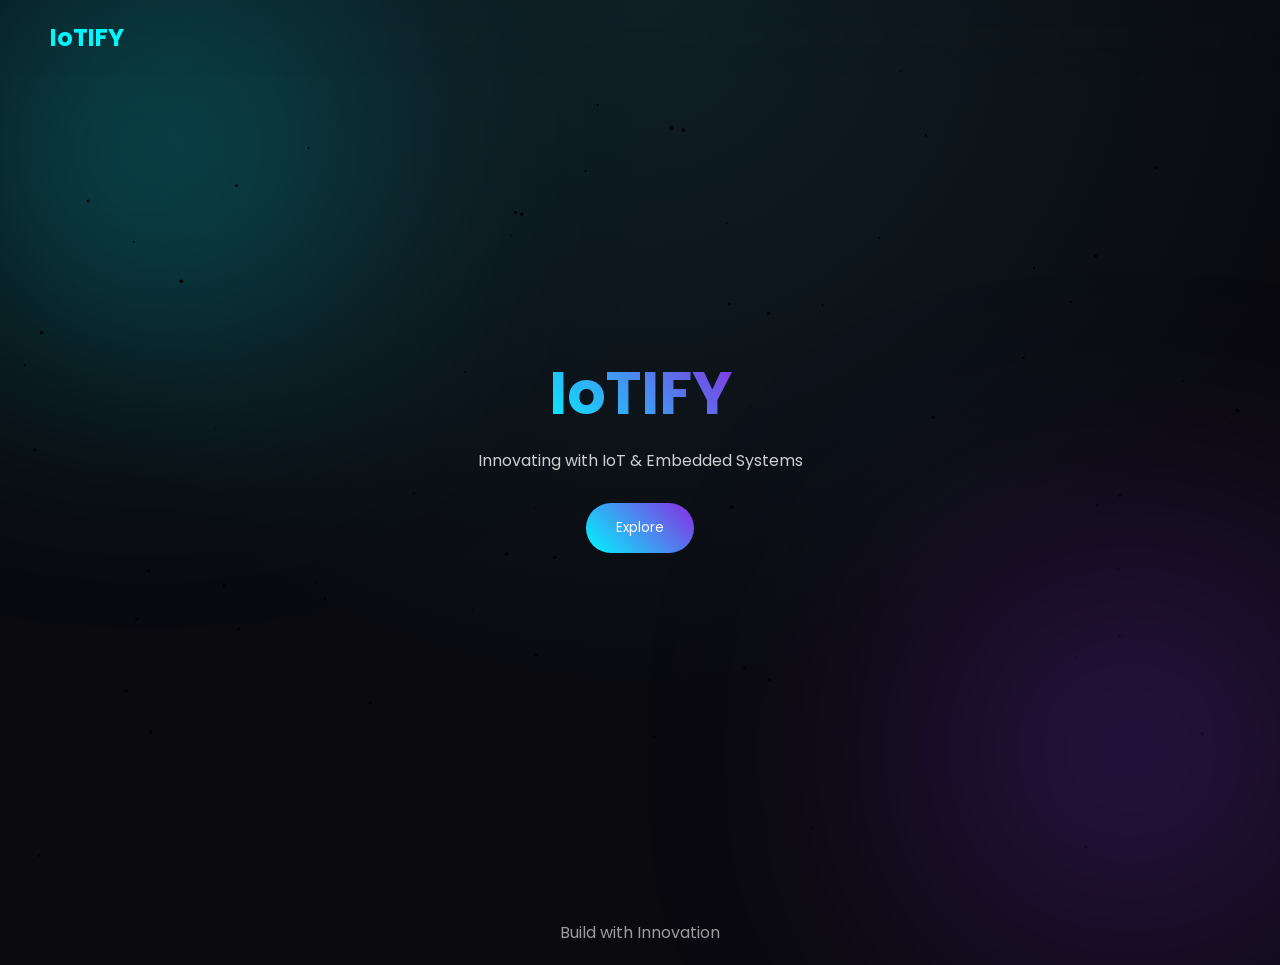
<file: index.html>
<!DOCTYPE html>
<html lang="en">

<head>
    <meta charset="UTF-8">
    <meta name="viewport" content="width=device-width, initial-scale=1.0">
    <title>IoTIFY</title>

    <link rel="stylesheet" href="style.css">
    <link href="https://fonts.googleapis.com/css2?family=Poppins:wght@300;600&display=swap" rel="stylesheet">
</head>

<body>

    <canvas id="bg"></canvas>

    <!-- NAVBAR -->
    <nav>
        <h1>IoTIFY</h1>
    </nav>

    <!-- HERO -->
    <section class="hero">
        <h1 id="typing"></h1>
        <p>Innovating with IoT & Embedded Systems</p>

        <div class="hero-buttons">
            <button onclick="goToEvents()">Explore</button>
            <! add verify certificate here >
        </div>
    </section>


    <footer>Build with Innovation</footer>



    <script src="script.js"></script>

</body>

</html>
</file>
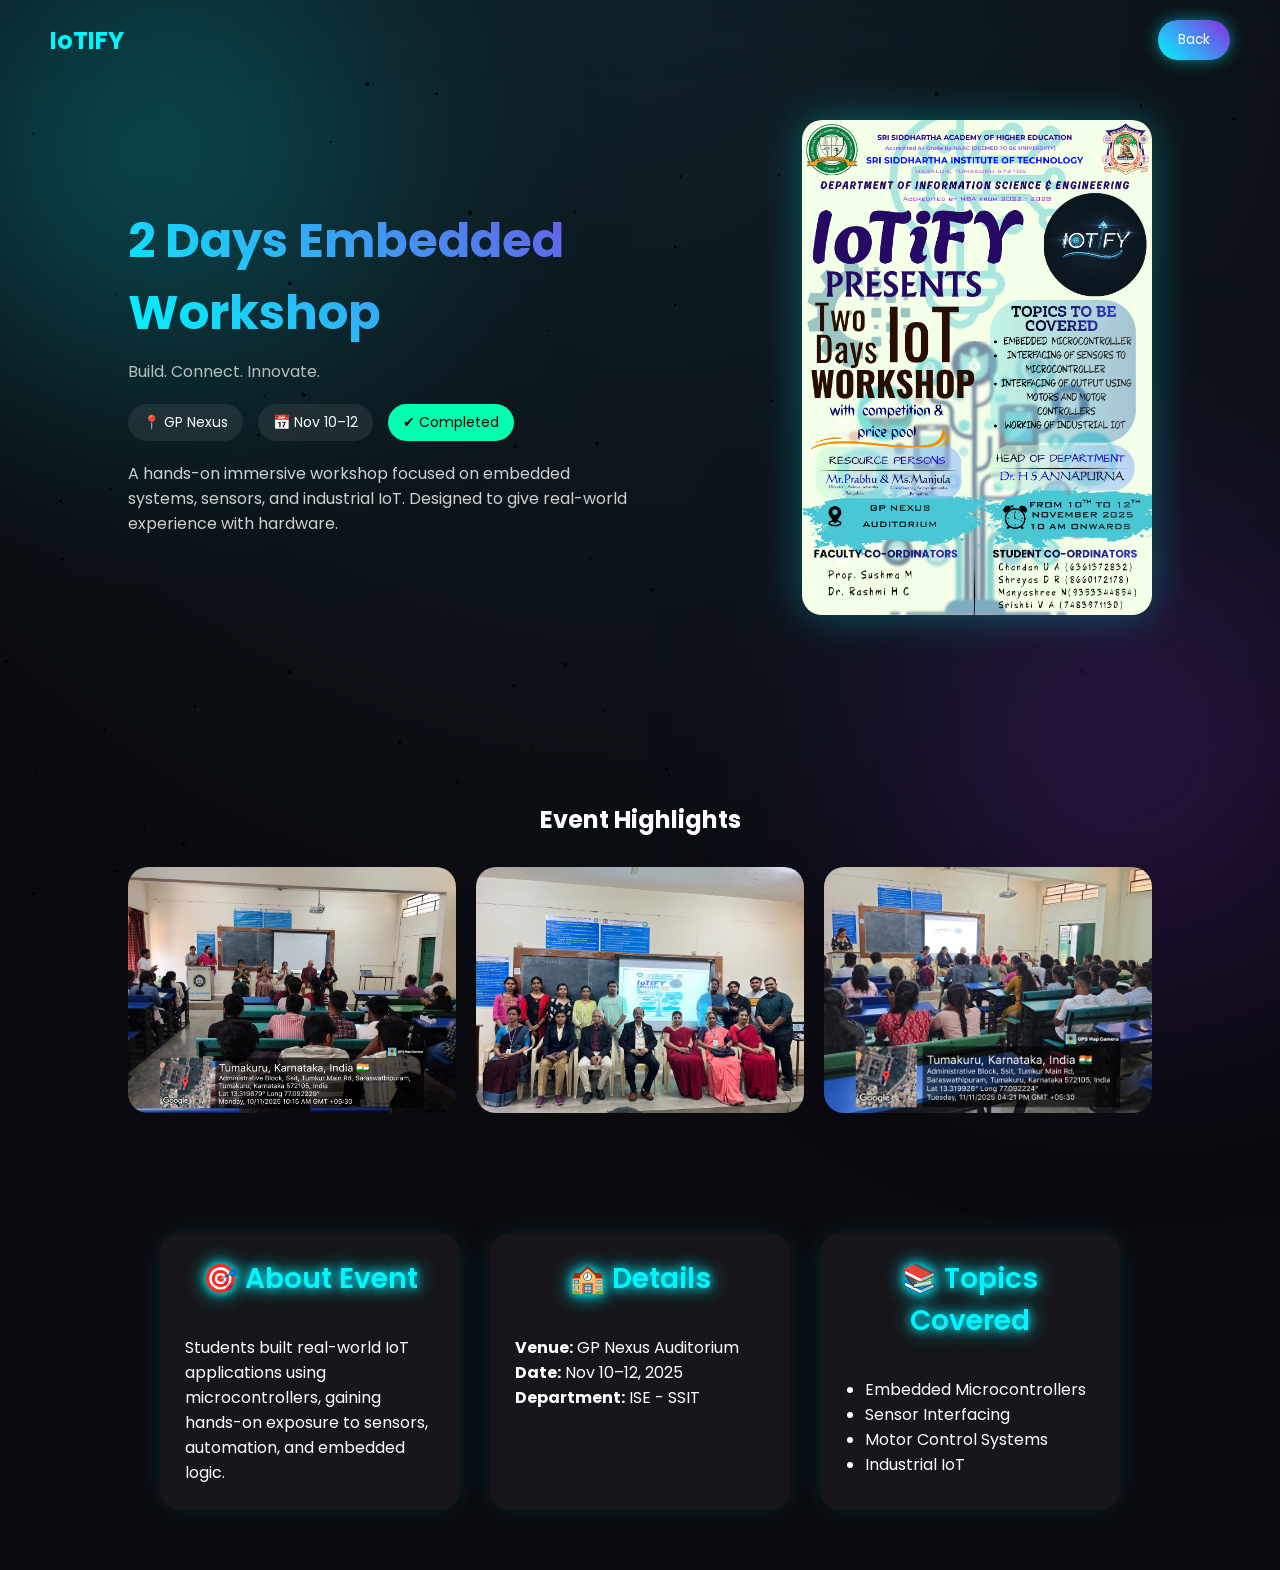
<file: event1.html>
<!DOCTYPE html>
<html lang="en">
<head>
<meta charset="UTF-8">
<meta name="viewport" content="width=device-width, initial-scale=1.0">
<title>Workshop - IoTIFY</title>

<link rel="stylesheet" href="style.css">
<link href="https://fonts.googleapis.com/css2?family=Poppins:wght@300;500;700&display=swap" rel="stylesheet">

</head>

<body>

<canvas id="bg"></canvas>

<nav>
    <h1>IoTIFY</h1>
    <button onclick="goHome()">Back</button>
</nav>

<section class="event-hero">

    <!-- LEFT CONTENT -->
    <div class="event-left">
        <h1>2 Days Embedded Workshop</h1>
        <p class="tagline">Build. Connect. Innovate.</p>

        <div class="event-badges">
            <span>📍 GP Nexus</span>
            <span>📅 Nov 10–12</span>
            <span class="status">✔ Completed</span>
        </div>

        <p class="desc">
            A hands-on immersive workshop focused on embedded systems, sensors,
            and industrial IoT. Designed to give real-world experience with hardware.
        </p>

    </div>

    <!-- RIGHT HERO IMAGE -->
    <div class="event-right">
        <img src="poster.png" class="hero-img">
    </div>

</section>

<!-- IMAGE GALLERY -->
<section class="gallery-section">

    <h2>Event Highlights</h2>

    <div class="gallery">
        <img src="image1.png">
        <img src="image2.png">
        <img src="image3.png">
    </div>

</section>

<!-- DETAILS -->
<section class="details-section">

    <div class="info-card">
        <h3 style="
            text-align:center;
            font-size:28px;
            font-weight:600;
            color:#00f5ff;
            text-shadow: 0 0 10px #00f5ff, 0 0 20px #00f5ff;
        ">
        🎯 About Event
        </h3>
        <br>
        <p>
            Students built real-world IoT applications using microcontrollers,
            gaining hands-on exposure to sensors, automation, and embedded logic.
        </p>
    </div>

    <div class="info-card">
        <h3 style="
            text-align:center;
            font-size:28px;
            font-weight:600;
            color:#00f5ff;
            text-shadow: 0 0 10px #00f5ff, 0 0 20px #00f5ff;
        ">
        🏫 Details
        </h3>
        <br>
        <p><b>Venue:</b> GP Nexus Auditorium</p>
        <p><b>Date:</b> Nov 10–12, 2025</p>
        <p><b>Department:</b> ISE - SSIT</p>
    </div>

    <div class="info-card">
        <h3 style="
            text-align:center;
            font-size:28px;
            font-weight:600;
            color:#00f5ff;
            text-shadow: 0 0 10px #00f5ff, 0 0 20px #00f5ff;
        ">
        📚 Topics Covered
        </h3>
        <br>
        <ul>
            <li>Embedded Microcontrollers</li>
            <li>Sensor Interfacing</li>
            <li>Motor Control Systems</li>
            <li>Industrial IoT</li>
        </ul>
    </div>

</section>

<script src="script.js"></script>
</body>
</html>
</file>
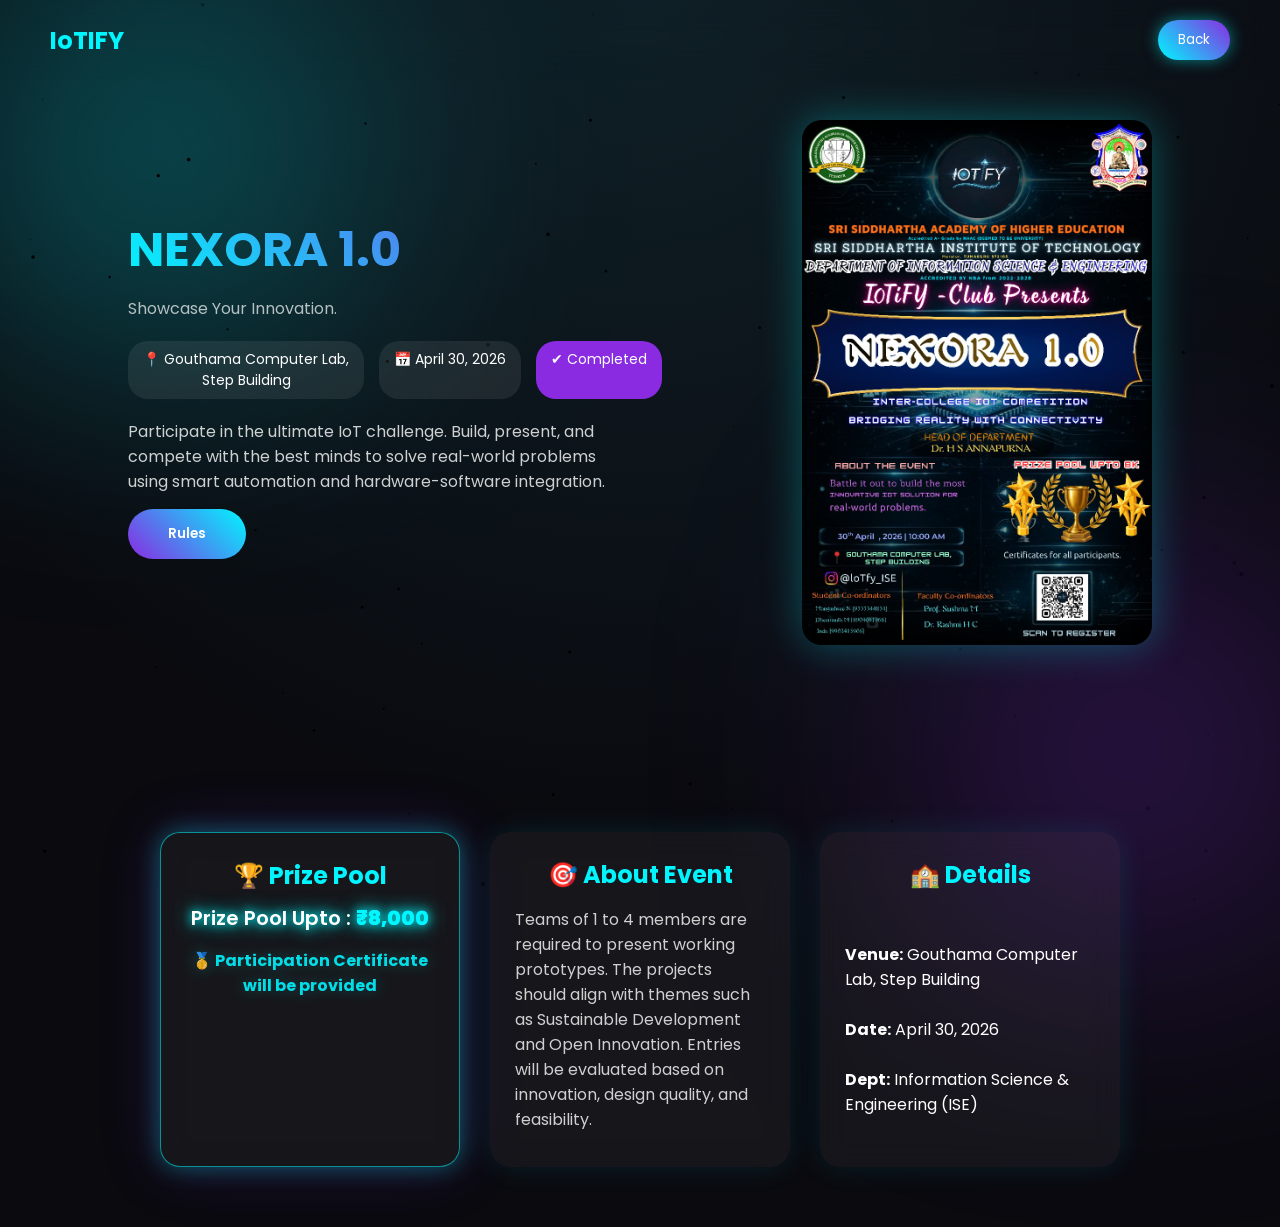
<file: event2.html>
<!DOCTYPE html>
<html lang="en">
<head>
    <meta charset="UTF-8">
    <meta name="viewport" content="width=device-width, initial-scale=1.0">
    <title>NEXORA 1.0 - IoTIFY</title>
    <link rel="stylesheet" href="style.css">
    <link href="https://fonts.googleapis.com/css2?family=Poppins:wght@300;500;700&display=swap" rel="stylesheet">
</head>

<script>
    function goToRegister() {
        window.location.href = "index2.html";
    }
</script>

<body>

<canvas id="bg"></canvas>

<nav>
    <h1 style="cursor:pointer" onclick="goHome()">IoTIFY</h1>
    <button onclick="goHome()">Back</button>
</nav>

<section class="event-hero">

    <div class="event-left">
        <h1>NEXORA 1.0 </h1>
        <p class="tagline">Showcase Your Innovation.</p>

        <div class="event-badges">
            <span>
                📍 Gouthama Computer Lab,<br>
                <center>Step Building</center>
            </span>
            <span>📅 April 30, 2026</span>
            <span class="status" style="background: #8a2be2 !important; color: white; text-align: center;">✔ Completed</span>
        </div>

        <p class="desc">
            Participate in the ultimate IoT challenge. Build, present, and compete 
            with the best minds to solve real-world problems using smart automation 
            and hardware-software integration.
        </p>

        <!-- ONLY RULES BUTTON KEPT -->
        <button class="register-btn" style="margin-top: 15px; padding: 15px 40px; font-weight: 600; background:linear-gradient(45deg,#8a2be2,#00f7ff);" onclick="openRulesPopup()">
            Rules
        </button>
    </div>

    <div class="event-right">
        <img src="Nexora_poster.jpeg" class="hero-img" alt="NEXORA Poster">
    </div>

</section>

<section class="details-section">

    <div class="info-card prize-glow" style="text-align:center;">
        <h3 style="font-size:24px; color:#00f5ff;">🏆 Prize Pool</h3>
    
        <p class="prize-total" style="font-size:20px; font-weight:600; color:#fff; text-shadow:0 0 10px #00f7ff, 0 0 20px #00f7ff;">
            Prize Pool Upto : <span style="color:#00f7ff;">₹8,000</span>
        </p>
    
        <ul class="prize-list" style="margin-top:15px; list-style-type: none;">
        </ul>
    
        <p class="prize-certificate" style="margin-top:15px;">🥇 Participation Certificate will be provided</p>
    </div>

    <div class="info-card">
        <h3 style="text-align:center; font-size:24px; color:#00f5ff;">🎯 About Event</h3>
        <p style="margin-top:15px; opacity:0.8;">
            Teams of 1 to 4 members are required to present working prototypes. The projects should align with themes such as Sustainable Development and Open Innovation.
            Entries will be evaluated based on innovation, design quality, and feasibility.
        </p>
    </div>

    <div class="info-card">
        <h3 style="text-align:center; font-size:24px; color:#00f5ff;">🏫 Details</h3><br>
        <div style="margin-top:15px;">
            <p><b>Venue:</b> Gouthama Computer Lab, Step Building</p><br>
            <p><b>Date:</b> April 30, 2026</p><br>
            <p><b>Dept:</b> Information Science & Engineering (ISE)</p><br>
        </div>
    </div>

</section>

<!-- Rules Popup -->
<div class="modal" id="rulesPopup" style="display: none; position: fixed; z-index: 2001; left: 0; top: 0; width: 100%; height: 100%; background-color: rgba(0,0,0,0.85); justify-content: center; align-items: center;">
    <div class="modal-content" style="background: #111; padding: 35px; border-radius: 25px; border: 1px solid #00f7ff; text-align: center; max-width: 430px; position: relative;">
        <span class="close-btn" onclick="closeRulesPopup()" style="position: absolute; top: 15px; right: 20px; font-size: 25px; cursor: pointer;">&times;</span>
        <h2 style="color: #00f7ff; margin-bottom: 15px;">Rules</h2>
        <ul style="margin-top:15px; list-style-type: none; text-align: left; padding-left: 0;">
            <li style="margin-bottom:10px; opacity:0.9;">• Team size: 1 to 4 members</li>
            <li style="margin-bottom:10px; opacity:0.9;">• Submit a working IoT/prototype aligned with the chosen theme</li>
            <li style="margin-bottom:10px; opacity:0.9;">• participation Certificates will be provided for all participants. </li>
            <li style="margin-bottom:0; opacity:0.9;">• Follow instructions on the registration form for payment & upload</li>
        </ul>

        <div>
            <button class="register-btn" onclick="closeRulesPopup()" style="width: 48%; padding: 12px; margin-top: 18px;">Got it</button>
            <button class="register-btn" onclick="openDetails()" style="width: 48%; padding: 12px; margin-top: 18px;">View in Detail</button>
        </div>

    </div>
</div>

<!-- NEW DETAILS POPUP -->
<div class="modal" id="detailsPopup" style="display: none; position: fixed; z-index: 2002; left: 0; top: 0; width: 100%; height: 100%; background-color: rgba(0,0,0,0.9); justify-content: center; align-items: center;">
    
    <div style="position: relative; text-align: center;">
        
        <span onclick="closeDetails()" style="position: absolute; top: -30px; right: -10px; font-size: 30px; cursor: pointer; color: white;">&times;</span>
        
        <img src="Nexora_rules.jpg" alt="Rules Details" style="max-width: 90%; max-height: 90vh; border-radius: 15px; border: 2px solid #00f7ff;">
    
    </div>

</div>

<script src="script.js"></script>

<script>
function openRulesPopup(){
    document.getElementById("rulesPopup").style.display = "flex";
}

function closeRulesPopup(){
    document.getElementById("rulesPopup").style.display = "none";
}

function openDetails(){
    document.getElementById("detailsPopup").style.display = "flex";
}

function closeDetails(){
    document.getElementById("detailsPopup").style.display = "none";
}
</script>

</body>
</html>
</file>
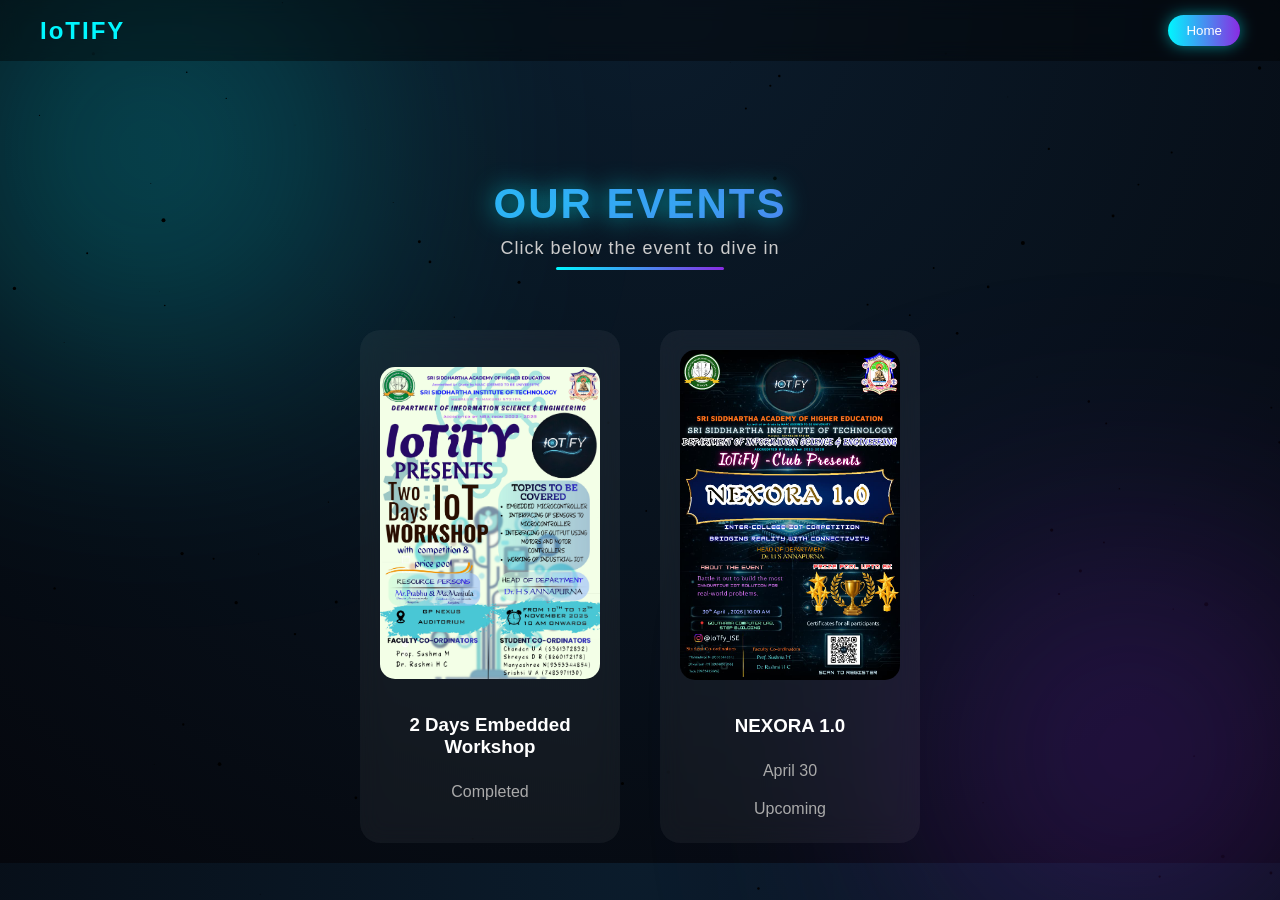
<file: events.html>
<!DOCTYPE html>
<html lang="en">
<head>
<meta charset="UTF-8">
<title>Events</title>
<link rel="stylesheet" href="style.css">

<style>
    body {
        margin: 0;
        font-family: 'Poppins', sans-serif;
        background: radial-gradient(circle at top, #0b1c2c, #05070d);
        padding-top: 80px;
        color: white;
    }

    /* NAVBAR */
    nav {
        position: fixed;
        top: 0;
        width: 100%;
        display: flex;
        justify-content: space-between;
        align-items: center;
        padding: 15px 40px;
        background: rgba(0,0,0,0.4);
        backdrop-filter: blur(10px);
        z-index: 1000;
    }

    nav h1 {
        color: #00f7ff;
        letter-spacing: 2px;
    }

    nav button {
        padding: 8px 18px;
        border-radius: 20px;
        border: none;
        background: linear-gradient(90deg,#00f7ff,#8a2be2);
        color: white;
        cursor: pointer;
        transition: 0.3s;
    }

    nav button:hover {
        transform: scale(1.05);
        box-shadow: 0 0 10px #00f7ff;
    }

    /* SECTION */
    .section {
        text-align: center;
        padding: 100px 20px 40px;
    }

    .section h2 {
        font-size: 42px;
        font-weight: 800;
        letter-spacing: 2px;
        text-transform: uppercase;
        background: linear-gradient(90deg,#00f7ff,#8a2be2);
        -webkit-background-clip: text;
        -webkit-text-fill-color: transparent;
        text-shadow: 0 0 25px rgba(0,247,255,0.7);
        margin-bottom: 10px;
        animation: fadeDown 1s ease;
    }

    .section p {
        font-size: 18px;
        color: #ccc;
        letter-spacing: 1px;
        position: relative;
        display: inline-block;
        animation: fadeUp 1s ease;
    }

    .section p::after {
        content: "";
        display: block;
        height: 3px;
        width: 60%;
        margin: 8px auto 0;
        background: linear-gradient(90deg,#00f7ff,#8a2be2);
        border-radius: 5px;
    }

    /* CARDS */
    .cards {
        display: flex;
        justify-content: center;
        gap: 40px;
        flex-wrap: wrap;
        padding: 20px;
    }

    .card {
        background: rgba(255,255,255,0.05);
        backdrop-filter: blur(12px);
        border-radius: 20px;
        padding: 20px;
        width: 260px;
        text-align: center;
        transition: 0.4s;
        cursor: pointer;
    }

    .card:hover {
        transform: translateY(-10px) scale(1.03);
        box-shadow: 0 0 25px rgba(0,247,255,0.3);
    }

    .event-img {
        width: 100%;
        border-radius: 15px;
        margin-bottom: 15px;
    }

    .card h3 {
        margin: 10px 0;
    }

    .card p {
        color: #aaa;
        margin: 5px 0;
    }

    /* ANIMATIONS */
    @keyframes fadeDown {
        from { opacity: 0; transform: translateY(-25px); }
        to { opacity: 1; transform: translateY(0); }
    }

    @keyframes fadeUp {
        from { opacity: 0; transform: translateY(25px); }
        to { opacity: 1; transform: translateY(0); }
    }
</style>
</head>

<body>

<canvas id="bg"></canvas>

<nav>
    <h1>IoTIFY</h1>
    <button onclick="goHome1()">Home</button>
</nav>

<section class="section">
    <h2>Our Events</h2>
    <p>Click below the event to dive in</p>
</section>

<div class="cards">

    <div class="card event-card" onclick="openEvent('event1.html')">
        <img src="poster.png" class="event-img">
        <h3>2 Days Embedded Workshop</h3>
        <p>Completed</p>
    </div>

    <div class="card event-card" onclick="openEvent('event2.html')">
        <img src="Nexora_poster.jpeg" class="event-img">
        <h3>NEXORA 1.0</h3>
        <p>April 30</p>
        <p>Upcoming</p>
    </div>

</div>

<script src="script.js"></script>

</body>
</html>
</file>
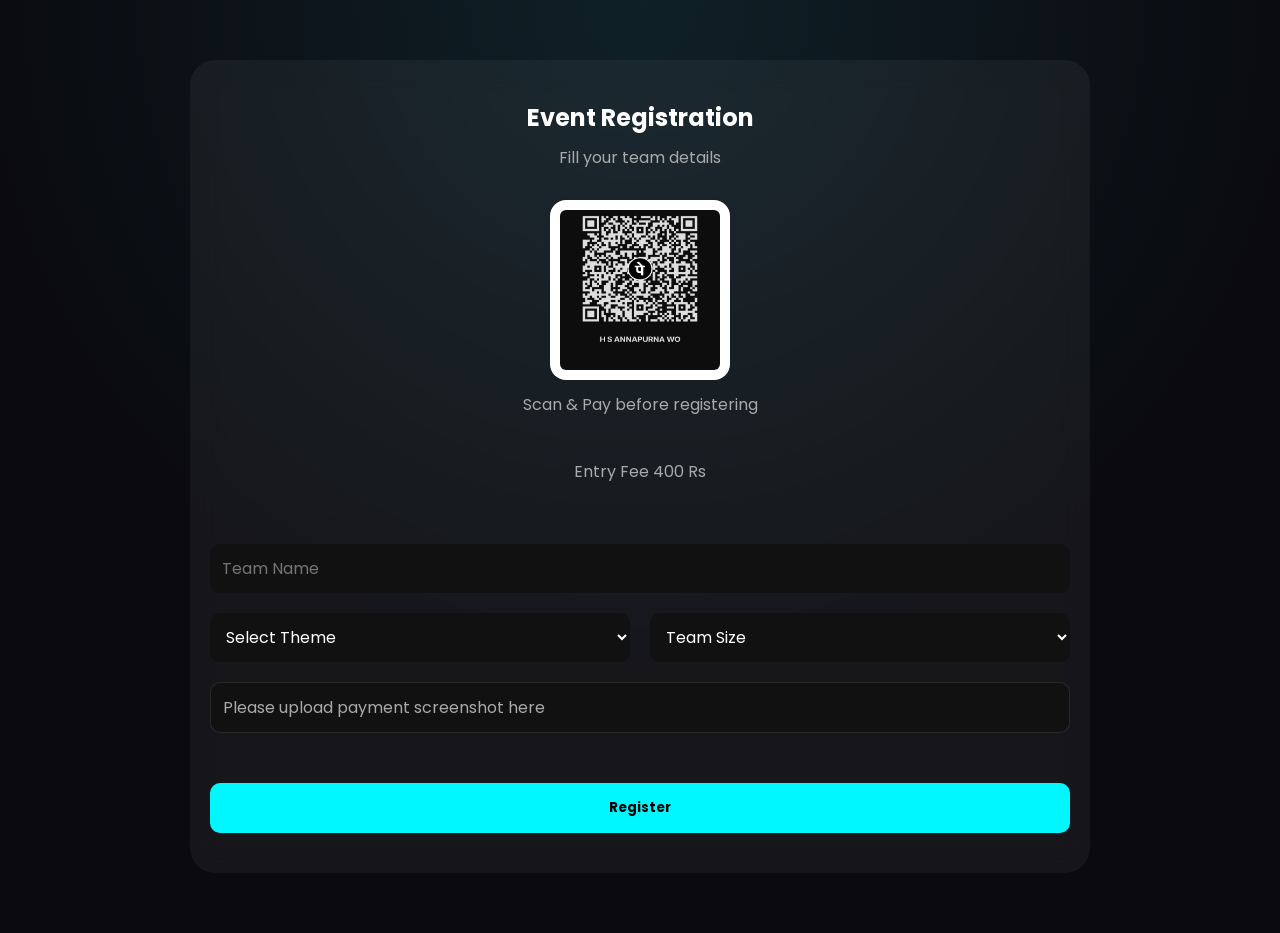
<file: index2.html>
<!DOCTYPE html>
<html lang="en">
<head>
<meta charset="UTF-8">
<meta name="viewport" content="width=device-width, initial-scale=1.0">
<title>IoTIFY Registration</title>

<link href="https://fonts.googleapis.com/css2?family=Poppins:wght@300;500;600;700&display=swap" rel="stylesheet">

<style>
*{
    margin:0;
    padding:0;
    box-sizing:border-box;
    font-family:'Poppins',sans-serif;
}

body{
    background: radial-gradient(circle at top,#0f2027,#0a0a0f 60%);
    color:#fff;
    overflow-x: hidden;
}

.register-section{
    padding:60px 5%;
    display:flex;
    justify-content:center;
}

.register-container{
    width:100%;
    max-width:900px;
    padding:40px 20px;
    border-radius:25px;
    background:rgba(255,255,255,0.05);
    backdrop-filter:blur(15px);
}

h1{text-align:center;margin-bottom:10px;}
p{text-align:center;margin-bottom:30px;color:#aaa;}

.qr-preview{
    display:flex;
    flex-direction:column;
    align-items:center;
    gap:12px;
    margin-bottom:30px;
}

.qr-preview img{
    width:180px;
    height:180px;
    padding:10px;
    border-radius:16px;
    background:#fff;
}

.form-grid{
    display:grid;
    grid-template-columns:repeat(2,1fr);
    gap:20px;
}

.full{grid-column:span 2;}

input,select{
    width:100%;
    padding:12px;
    border-radius:10px;
    border:none;
    background:#111;
    color:#fff;
    font-size:16px;
}

.member{
    margin-top:20px;
    padding:20px;
    border-radius:15px;
    background:rgba(0,247,255,0.05);
}

.status-message{
    margin-top:20px;
    text-align:center;
}

button{
    margin-top:30px;
    width:100%;
    padding:15px;
    border:none;
    border-radius:10px;
    background:#00f7ff;
    color:#000;
    font-weight:bold;
    cursor:pointer;
}

/* NEW: Custom file upload */
.file-label{
    display:block;
    width:100%;
    padding:12px;
    border-radius:10px;
    background:#111;
    color:#aaa;
    text-align:left;
    cursor:pointer;
    border:1px solid rgba(255,255,255,0.1);
}

.file-label:hover{
    color:#00f7ff;
    border-color:#00f7ff;
}

/* MOBILE FIX */
@media(max-width:600px){
    .register-section {
        padding: 30px 10px;
    }
    .form-grid{
        grid-template-columns: 1fr;
    }
    .full{
        grid-column: span 1;
    }
    .register-container {
        padding: 25px 15px;
    }
}
</style>
</head>

<body>

<section class="register-section">
<div class="register-container">

<h1>Event Registration</h1>
<p>Fill your team details</p>

<div class="qr-preview">
<img src="paymentqr.jpeg">
<p>Scan & Pay before registering</p>
<p>Entry Fee 400 Rs </p>
</div>

<form id="form">

<div class="form-grid">
<input id="teamName" class="full" placeholder="Team Name" required>

<select id="theme" required>
<option disabled selected value="">Select Theme</option>
<option>Sustainable Development</option>
<option>Open Innovation</option>
</select>

<select id="teamSize" required onchange="generate()">
<option disabled selected value="">Team Size</option>
<option value="1">1</option>
<option value="2">2</option>
<option value="3">3</option>
<option value="4">4</option>
</select>

<!-- UPDATED FILE INPUT -->
<label for="fileUpload" class="file-label full">Please upload payment screenshot here</label>
<input id="fileUpload" type="file" accept="image/*" required hidden>

</div>

<div id="members"></div>

<div id="formStatus" class="status-message"></div>

<button type="submit">Register</button>

</form>
</div>
</section>

<script>
const API_URL = "https://script.google.com/macros/s/AKfycbwf9sw63pu0e6ymclCLuZ7aaC-7O5Sfu7UHEr2LgZl46DceFGLQ8jibOyIy4_c_3Llg1Q/exec";

// ================= GENERATE MEMBERS =================
function generate(){
    const size = document.getElementById("teamSize").value;
    const container = document.getElementById("members");
    container.innerHTML="";

    for(let i=1;i<=size;i++){
        container.innerHTML += `
        <div class="member">
        <h3>${i==1?"Leader":"Member "+i}</h3>
        <div class="form-grid">
        <input id="name_${i}" placeholder="Name" required>
        <input id="usn_${i}" placeholder="USN" required>
        <input id="phone_${i}" placeholder="Phone" required>
        <input id="email_${i}" placeholder="Email" required>
        <input id="college_${i}" placeholder="College" required>
        <input id="branch_${i}" placeholder="Branch" required>
        <select id="sem_${i}" required>
        <option disabled selected value="">Sem</option>
        <option>2</option><option>4</option><option>6</option><option>8</option>
        </select>
        </div>
        </div>`;
    }
}

// ================= SEND TO BACKEND =================
function sendToBackend(payload) {
    const status = document.getElementById("formStatus");
    status.innerText = "Submitting... Please wait.";

    fetch(API_URL, {
        method: "POST",
        mode: "no-cors",
        headers: {
            "Content-Type": "text/plain"
        },
        body: JSON.stringify(payload)
    })
    .then(() => {
        status.innerText = "✅ Registration Successful!";
        document.getElementById("form").reset();
        document.getElementById("members").innerHTML = "";

        // REDIRECT ADDED
        setTimeout(() => {
            window.location.href = "index.html";
        }, 1500);
    })
    .catch(err => {
        status.innerText = "❌ Registration failed.";
        console.error(err);
    });
}

// ================= SUBMIT =================
document.getElementById("form").addEventListener("submit", e => {
    e.preventDefault();

    const file = document.getElementById("fileUpload").files[0];

    if (!file) {
        alert("Upload screenshot");
        return;
    }

    const reader = new FileReader();

    reader.onload = function () {

        const data = {
            teamName: document.getElementById("teamName").value,
            theme: document.getElementById("theme").value,
            teamSize: document.getElementById("teamSize").value,

            fileData: reader.result,
            fileName: file.name,
            fileType: file.type
        };

        const size = parseInt(data.teamSize);

        for (let i = 1; i <= size; i++) {
            data[`name_${i}`] = document.getElementById(`name_${i}`)?.value || "";
            data[`usn_${i}`] = document.getElementById(`usn_${i}`)?.value || "";
            data[`phone_${i}`] = document.getElementById(`phone_${i}`)?.value || "";
            data[`email_${i}`] = document.getElementById(`email_${i}`)?.value || "";
            data[`college_${i}`] = document.getElementById(`college_${i}`)?.value || "";
            data[`branch_${i}`] = document.getElementById(`branch_${i}`)?.value || "";
            data[`sem_${i}`] = document.getElementById(`sem_${i}`)?.value || "";
        }

        sendToBackend(data);

    };

    reader.readAsDataURL(file);
});

// OPTIONAL: show selected file name
document.getElementById("fileUpload").addEventListener("change", function(){
    const label = document.querySelector(".file-label");
    if(this.files.length > 0){
        label.innerText = this.files[0].name;
    } else {
        label.innerText = "Please upload payment screenshot";
    }
});
</script>

</body>
</html>
</file>
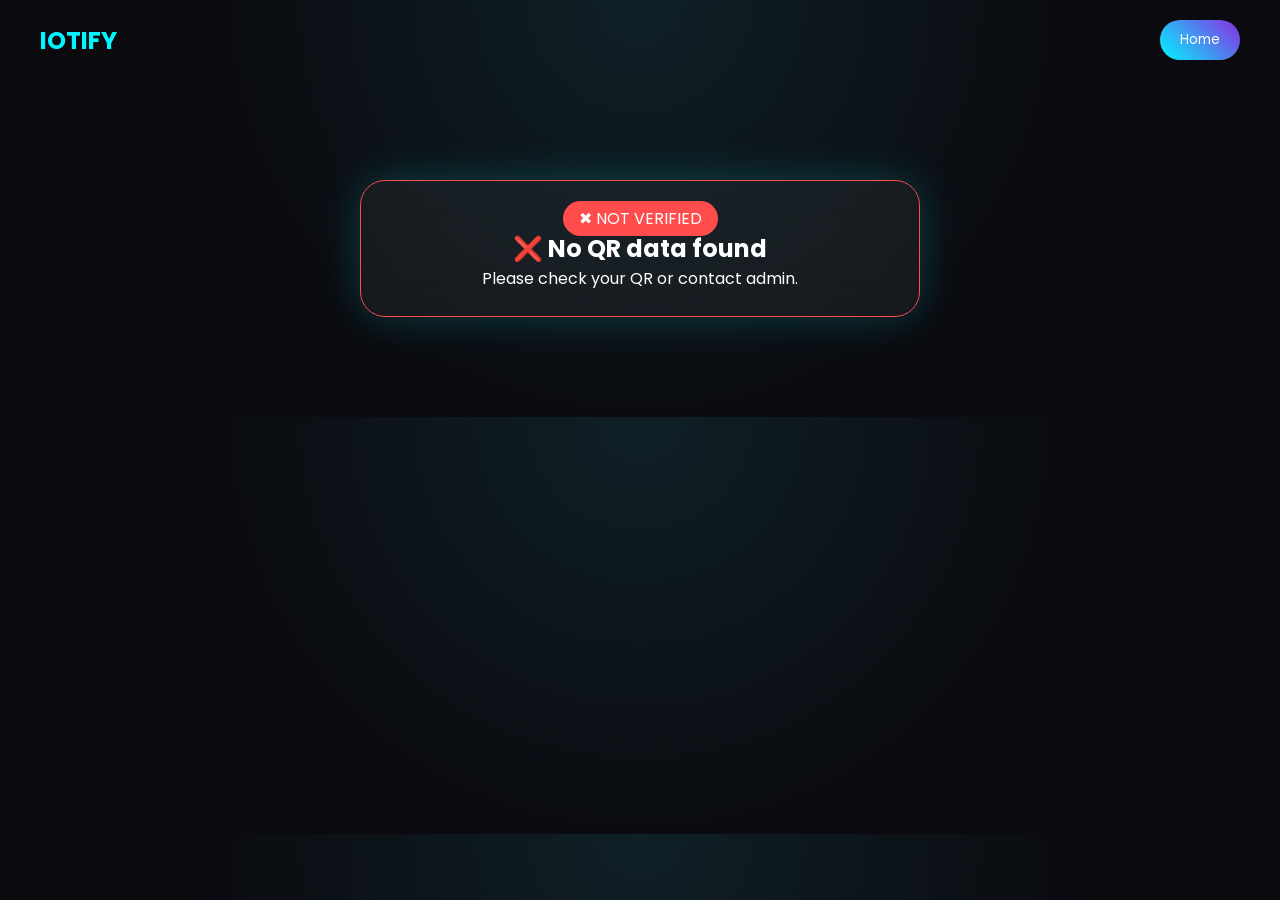
<file: result.html>
<!DOCTYPE html>
<html lang="en">
<head>
<meta charset="UTF-8">
<meta name="viewport" content="width=device-width, initial-scale=1.0">
<title>Certificate Result - IOTIFY</title>

<link href="https://fonts.googleapis.com/css2?family=Poppins:wght@300;600&display=swap" rel="stylesheet">

<style>

/* RESET */
*{
    margin:0;
    padding:0;
    box-sizing:border-box;
    font-family:'Poppins',sans-serif;
}

/* BODY */
body{
    background: radial-gradient(circle at top, #0f2027, #0a0a0f 60%);
    color:white;
    overflow-x:hidden;
}

/* NAV */
nav{
    display:flex;
    justify-content:space-between;
    align-items:center;
    padding:20px 40px;
}

nav h1{
    color:#00f7ff;
}

nav button{
    padding:10px 20px;
    border:none;
    border-radius:20px;
    background:linear-gradient(45deg,#00f7ff,#8a2be2);
    color:white;
    cursor:pointer;
}

/* RESULT CONTAINER */
.result-box{
    max-width:600px;
    margin:80px auto;
    padding:20px;
}

/* CARD */
.result-card{
    padding:25px;
    border-radius:25px;
    background:rgba(255,255,255,0.05);
    backdrop-filter:blur(20px);
    text-align:center;
    box-shadow:0 0 40px rgba(0,247,255,0.2);
}

/* SUCCESS */
.success{
    border:1px solid #00ffae;
}

.verified-badge{
    background:#00ffae;
    color:black;
    padding:5px 15px;
    border-radius:20px;
    font-weight:600;
}

/* FAIL */
.fail{
    border:1px solid #ff4d4d;
}

.fail-badge{
    background:#ff4d4d;
    padding:6px 16px;
    border-radius:20px;
}

/* IFRAME */
iframe{
    margin-top:15px;
    border-radius:10px;
    border:none;
}

.loading{
    text-align:center;
    margin-top:100px;
    font-size:20px;
}

</style>
</head>

<body>

<nav>
    <h1>IOTIFY</h1>
    <button onclick="goHome()">Home</button>
</nav>

<section class="result-box" id="resultBox">
    <div class="loading">🔄 Verifying Certificate...</div>
</section>

<script>

// 🔙 HOME
function goHome(){
    window.location.href = "index.html";
}

// 🚀 MAIN LOGIC
window.onload = async function(){

    const box = document.getElementById("resultBox");

    const params = new URLSearchParams(window.location.search);
    const encoded = params.get("data");

    if(!encoded){
        showError("❌ No QR data found");
        return;
    }

    let decoded;

    try{
        decoded = atob(encoded);
    }catch{
        showError("❌ Invalid QR format");
        return;
    }

    const parts = decoded.split("|");

    if(parts.length !== 2){
        showError("❌ Invalid QR structure");
        return;
    }

    const name = parts[0].trim().toLowerCase();
    const id = parts[1].trim().toLowerCase();

    console.log("Searching:", name, id);

    const url = "https://opensheet.elk.sh/188kV2CseK37tFy5R1tUYm6AZjL9k1Y71i64Jqra1dFQ/Sheet1";

    try{

        const res = await fetch(url);

        if(!res.ok){
            throw new Error("Sheet not reachable");
        }

        const data = await res.json();

        const user = data.find(r => {

            const sheetName = String(r.Name || "").trim().toLowerCase();
            const sheetId = String(r.ID || r["ID "] || "").trim().toLowerCase();

            return sheetName === name && sheetId === id;
        });

        if(!user){
            showError("❌ Certificate Not Found");
            return;
        }

        renderResult(user);

    }catch(err){
        console.error(err);
        showError("❌ Failed to connect to database");
    }
};

// ✅ SHOW RESULT
function renderResult(user){

    let certLink = user.Link || "";

    if(certLink.includes("drive")){
        certLink = certLink.replace("/view","/preview");
    }

    document.getElementById("resultBox").innerHTML = `
    <div class="result-card success">

        <span class="verified-badge">✔ VERIFIED</span>

        <h2>${user.Name}</h2>
        <p>ID: ${user.ID || user["ID "]}</p>

        <p><b>Event:</b> ${user.Event}</p>
        <p><b>Date:</b> ${user.Date}</p>

        <iframe src="${certLink}" width="100%" height="400"></iframe>

    </div>`;
}

// ❌ ERROR UI
function showError(msg){

    document.getElementById("resultBox").innerHTML = `
    <div class="result-card fail">

        <span class="fail-badge">✖ NOT VERIFIED</span>

        <h2>${msg}</h2>

        <p>Please check your QR or contact admin.</p>

    </div>`;
}

</script>

</body>
</html>
</file>
<file: style.css>
/* RESET */
    *{
        margin:0;
        padding:0;
        box-sizing:border-box;
        font-family:'Poppins',sans-serif;
    }

    /* BODY */
    body{
        background: radial-gradient(circle at top, #0f2027, #0a0a0f 60%);
        color:white;
        overflow-x:hidden;
    }

    /* GLOW EFFECT */
    body::before{
        content:"";
        position:fixed;
        width:500px;
        height:500px;
        background: radial-gradient(circle, #00f7ff55, transparent);
        top:-100px;
        left:-100px;
        filter:blur(120px);
        z-index:-1;
    }

    body::after{
        content:"";
        position:fixed;
        width:500px;
        height:500px;
        background: radial-gradient(circle, #8a2be255, transparent);
        bottom:-100px;
        right:-100px;
        filter:blur(120px);
        z-index:-1;
    }

    /* NAVBAR */
    nav{
        display:flex;
        justify-content:space-between;
        align-items:center;
        padding:20px 50px;
        position:fixed;
        width:100%;
        backdrop-filter:blur(15px);
        z-index:1000;
    }

    nav h1{
        color:#00f7ff;
    }

    nav button{
        padding:10px 20px;
        border:none;
        border-radius:20px;
        background:linear-gradient(45deg,#00f7ff,#8a2be2);
        color:white;
        cursor:pointer;
        box-shadow:0 0 15px rgba(0,247,255,0.5);
        transition:0.3s;
    }

    nav button:hover{
        transform:scale(1.05);
    }

    /* HERO */
    .hero{
        height:100vh;
        display:flex;
        flex-direction:column;
        justify-content:center;
        align-items:center;
        text-align:center;
    }

    .hero h1{
        font-size:60px;
        background:linear-gradient(45deg,#00f7ff,#8a2be2);
        -webkit-background-clip:text;
        color:transparent;
    }

    .hero p{
        margin-top:10px;
        opacity:0.8;
    }

    .hero-buttons{
        display:flex;
        gap:20px;
        margin-top:30px;
    }

    .hero button{
        padding:15px 30px;
        border:none;
        border-radius:30px;
        background:linear-gradient(45deg,#00f7ff,#8a2be2);
        color:white;
        cursor:pointer;
        transition:0.3s;
    }

    .hero button:hover{
        transform:scale(1.1);
    }

    /* SPECIAL BUTTONS */
    .verify-btn{
        background:linear-gradient(45deg,#00ffae,#00f7ff);
    }

    .login-btn{
        background:linear-gradient(45deg,#8a2be2,#00f7ff);
    }

    /* SECTION */
    .section{
        padding:100px 50px;
        text-align:center;
    }

    /* CARDS */
    .cards{
        display:flex;
        gap:30px;
        flex-wrap:wrap;
        justify-content:center;
    }

    .card{
        width:280px;
        min-height:180px;
        background:rgba(255,255,255,0.05);
        backdrop-filter:blur(15px);
        border-radius:20px;
        padding:20px;
        display:flex;
        align-items:center;
        justify-content:center;
        text-align:center;
        transition:0.3s;
        cursor:pointer;
    }

    .card:hover{
        transform:translateY(-10px) scale(1.05);
        box-shadow:0 0 25px #00f7ff;
    }

    /* EVENT */
    .event-card{
        flex-direction:column;
        gap:10px;
    }

    .event-img{
        width:100%;
        border-radius:15px;
    }

    .event-detail-img{
        width:80%;
        max-width:500px;
        margin:20px 0;
        border-radius:20px;
    }

    .event-desc{
        max-width:600px;
        margin:20px auto;
        opacity:0.8;
    }

    /* REGISTER BUTTON */
    .register-btn{
        padding:12px 25px;
        border:none;
        border-radius:25px;
        background:linear-gradient(45deg,#00f7ff,#8a2be2);
        color:white;
        cursor:pointer;
        transition:0.3s;
    }

    .register-btn:hover{
        transform:scale(1.05);
    }

    /* MODAL */
    .modal{
        display:none;
        position:fixed;
        width:100%;
        height:100%;
        background:rgba(0,0,0,0.85);
        justify-content:center;
        align-items:center;
        z-index:2000;
    }

    .modal-content{
        background:#111;
        padding:30px;
        border-radius:20px;
        width:320px;
        position:relative;
        text-align:center;
        box-shadow:0 0 30px rgba(0,247,255,0.2);
    }

    .modal input{
        width:100%;
        padding:10px;
        margin:10px 0;
        border-radius:10px;
        border:none;
    }

    .modal button{
        padding:10px 20px;
        border:none;
        border-radius:20px;
        background:linear-gradient(45deg,#00f7ff,#8a2be2);
        color:white;
        cursor:pointer;
    }

    .modal button:hover{
        transform:scale(1.05);
    }

    .close-btn{
        position:absolute;
        top:10px;
        right:15px;
        font-size:18px;
        cursor:pointer;
    }

    /* VERIFY PAGE */
    .verify-title{
        font-size:32px;
        margin-top:120px;
        text-align:center;
        background:linear-gradient(45deg,#00f7ff,#8a2be2);
        -webkit-background-clip:text;
        color:transparent;
    }

    .verify-box{
        max-width:420px;
        margin:30px auto;
        padding:30px;
        border-radius:25px;
        background:rgba(255,255,255,0.05);
        backdrop-filter:blur(20px);
        box-shadow:0 0 40px rgba(0,247,255,0.1);
    }

    .verify-box input{
        width:100%;
        padding:12px;
        margin:10px 0;
        border:none;
        border-radius:12px;
        background:#111;
        color:white;
    }

    .verify-box button{
        width:100%;
        padding:12px;
        margin-top:10px;
        border:none;
        border-radius:25px;
        background:linear-gradient(45deg,#00f7ff,#8a2be2);
        color:white;
        cursor:pointer;
    }

    .verify-box button:hover{
        transform:scale(1.05);
    }

    .or-text{
        text-align:center;
        margin:10px 0;
        opacity:0.6;
    }

    /* QR */
    #qr-reader{
        margin-top:15px;
        border-radius:15px;
        overflow:hidden;
        border:2px solid #00f7ff;
    }

    /* RESULT PAGE */
    .result-box{
        max-width:600px;
        margin:120px auto 40px;
        padding:20px;
    }

    .result-card{
        padding:25px;
        border-radius:25px;
        backdrop-filter:blur(25px);
        background:rgba(255,255,255,0.05);
        box-shadow:0 0 40px rgba(0,247,255,0.15);
        animation:fadeIn 0.6s ease;
        text-align:center;
    }

    .result-card:hover{
        transform:scale(1.02);
        box-shadow:0 0 60px rgba(0,247,255,0.3);
    }

    .result-card.success{
        border:1px solid #00ffae;
    }

    .result-card.error{
        border:1px solid #ff0055;
    }

    /* BADGE */
    .verified-badge{
        display:inline-block;
        padding:5px 12px;
        border-radius:20px;
        background:#00ffae;
        color:black;
        font-size:12px;
        margin-bottom:10px;
    }

    /* CERTIFICATE FRAME */
    .result-card iframe{
        display:block;
        margin:15px auto;
    }

    /* CANVAS */
    canvas{
        position:fixed;
        top:0;
        left:0;
        z-index:-1;
    }

    /* FOOTER */
    footer{
        text-align:center;
        padding:20px;
        opacity:0.6;
    }

    /* ANIMATION */
    @keyframes fadeIn{
        from{
            opacity:0;
            transform:translateY(15px);
        }
        to{
            opacity:1;
            transform:translateY(0);
        }
    }

    /* RESPONSIVE */
    @media(max-width:768px){
        .hero h1{
            font-size:35px;
        }

        nav{
            padding:15px 20px;
        }

        .section{
            padding:80px 20px;
        }

        .verify-box,
        .result-box,
        .modal-content{
            width:90%;
        }
    }
    /* ================= SUCCESS ================= */
    .result-card.success{
        border:1px solid #00ffcc;
        box-shadow:0 0 25px rgba(0,255,200,0.4);
        animation:fadeIn 0.6s ease;
    }

    .verified-badge{
        background:#00ffcc;
        color:black;
        padding:5px 15px;
        border-radius:20px;
        font-weight:600;
    }

    /* ================= FAILURE ================= */
    .result-card.fail{
        border:1px solid #ff4d4d;
        box-shadow:0 0 25px rgba(255,0,0,0.4);
        text-align:center;
    }

    .fail-badge{
        background:#ff4d4d;
        padding:6px 16px;
        border-radius:20px;
        font-weight:600;
    }

    .error-icon{
        font-size:50px;
        margin-top:20px;
        color:#ff4d4d;
    }

    /* ================= ANIMATIONS ================= */
    .animate-in{
        animation:fadeIn 0.6s ease;
    }

    .animate-fail{
        animation:shake 0.4s ease, fadeIn 0.6s ease;
    }

    @keyframes fadeIn{
        from{opacity:0; transform:scale(0.95);}
        to{opacity:1; transform:scale(1);}
    }

    @keyframes shake{
        0%{transform:translateX(0);}
        25%{transform:translateX(-5px);}
        50%{transform:translateX(5px);}
        75%{transform:translateX(-5px);}
        100%{transform:translateX(0);}
    }
    .switch-btn{
    background: linear-gradient(45deg,#00f7ff,#0066ff);
    border: none;
    padding: 10px 20px;
    border-radius: 8px;
    color: white;
    font-weight: bold;
    cursor: pointer;
    transition: 0.3s;
}

.switch-btn:hover{
    transform: scale(1.05);
}
.switch-btn{
    background: linear-gradient(45deg,#00f7ff,#0066ff);
    border: none;
    padding: 10px 20px;
    border-radius: 8px;
    color: white;
    font-weight: bold;
    cursor: pointer;
    transition: 0.3s;
}

.switch-btn:hover{
    transform: scale(1.05);
}
/* ================= VERIFY PAGE FIX ================= */

.verify-section{
    display:flex;
    justify-content:center;
    align-items:center;
    min-height:100vh;
    padding:120px 20px 40px;
}

.verify-container{
    width:100%;
    max-width:420px;
    background:rgba(255,255,255,0.05);
    backdrop-filter:blur(20px);
    border-radius:25px;
    padding:30px;
    box-shadow:0 0 40px rgba(0,247,255,0.1);
    position:relative;
    text-align:center;
}

/* FORM FIX */
.form-box{
    display:flex;
    flex-direction:column;
    gap:12px;
}

.form-box input{
    width:100%;
    padding:12px;
    border:none;
    border-radius:12px;
    background:#111;
    color:white;
}

.form-box button{
    padding:12px;
    border:none;
    border-radius:25px;
    background:linear-gradient(45deg,#00f7ff,#8a2be2);
    color:white;
    cursor:pointer;
}

/* OR TEXT */
.or{
    margin:15px 0;
    opacity:0.6;
}

/* QR FIX (IMPORTANT) */
#qr-reader{
    width:100% !important;
    max-width:300px;
    margin:15px auto;
    border-radius:15px;
    overflow:hidden;
    border:2px solid #00f7ff;
}

/* SCAN BUTTON */
.scan-btn{
    margin-top:10px;
    padding:10px 20px;
    border:none;
    border-radius:20px;
    background:linear-gradient(45deg,#00f7ff,#8a2be2);
    color:white;
    cursor:pointer;
}

/* SWITCH BUTTON FIX */
.switch-btn{
    margin-top:10px;
}

/* CLOSE BUTTON FIX */
.close-btn{
    position:absolute;
    top:10px;
    right:15px;
    font-size:18px;
    cursor:pointer;
}
.verify-section{
    display:flex;
    justify-content:center;
    align-items:center;
    min-height:100vh;
    padding-top:100px;
}
/* OVERLAY */
.scanner-overlay{
    position:fixed;
    top:0;
    left:0;
    width:100%;
    height:100%;
    background:rgba(0,0,0,0.95);
    display:flex;
    justify-content:center;
    align-items:center;
    z-index:9999;
}

/* SCANNER BOX */
.scanner-box{
    position:relative;
    width:300px;
    height:400px;
    text-align:center;
}

/* CAMERA VIEW */
.scanner-view{
    width:100%;
    height:300px;
    border-radius:20px;
    overflow:hidden;
}

/* FRAME */
.scan-frame{
    position:absolute;
    top:0;
    left:0;
    width:100%;
    height:300px;
    border:3px solid rgba(0,255,255,0.3);
    border-radius:20px;
    pointer-events:none;
}

/* CORNER EFFECT */
.scan-frame::before,
.scan-frame::after{
    content:"";
    position:absolute;
    width:40px;
    height:40px;
    border:4px solid #00f7ff;
}

.scan-frame::before{
    top:0;
    left:0;
    border-right:none;
    border-bottom:none;
}

.scan-frame::after{
    bottom:0;
    right:0;
    border-left:none;
    border-top:none;
}

/* SCAN LINE */
.scan-line{
    position:absolute;
    width:100%;
    height:3px;
    background:#00f7ff;
    top:0;
    animation:scanMove 2s linear infinite;
}

/* ANIMATION */
@keyframes scanMove{
    0%{ top:0; }
    100%{ top:100%; }
}

/* TEXT */
.scan-text{
    margin-top:15px;
    opacity:0.7;
}

/* CLOSE BUTTON */
.close-scan{
    position:absolute;
    top:-40px;
    right:0;
    background:#ff4d4d;
    border:none;
    padding:5px 10px;
    border-radius:10px;
    color:white;
    cursor:pointer;
}
/* ===== ULTRA MODERN EVENT PAGE ===== */

.event-hero{
    display:flex;
    align-items:center;
    justify-content:space-between;
    padding:120px 10%;
    gap:50px;
}

/* LEFT */
.event-left h1{
    font-size:48px;
    background:linear-gradient(45deg,#00f7ff,#8a2be2);
    -webkit-background-clip:text;
    color:transparent;
}

.tagline{
    margin-top:10px;
    opacity:0.7;
}

.event-badges{
    display:flex;
    gap:15px;
    margin:20px 0;
}

.event-badges span{
    padding:8px 15px;
    background:rgba(255,255,255,0.08);
    border-radius:20px;
    font-size:14px;
}

.status{
    background:#00ffae !important;
    color:black;
}

/* DESCRIPTION */
.desc{
    max-width:500px;
    opacity:0.8;
}

/* RIGHT IMAGE */
.hero-img{
    width:350px;
    border-radius:20px;
    box-shadow:0 0 40px rgba(0,247,255,0.3);
    transition:0.4s;
}

.hero-img:hover{
    transform:scale(1.05) rotate(1deg);
}

/* ===== GALLERY ===== */

.gallery-section{
    padding:60px 10%;
    text-align:center;
}

.gallery{
    display:grid;
    grid-template-columns:repeat(auto-fit,minmax(250px,1fr));
    gap:20px;
    margin-top:30px;
}

.gallery img{
    width:100%;
    border-radius:20px;
    transition:0.4s;
}

.gallery img:hover{
    transform:scale(1.1);
    box-shadow:0 0 25px #00f7ff;
}

/* ===== DETAILS ===== */

.details-section{
    display:flex;
    flex-wrap:wrap;
    gap:30px;
    justify-content:center;
    padding:60px 10%;
}

.info-card{
    width:300px;
    padding:25px;
    border-radius:20px;
    background:rgba(255,255,255,0.05);
    backdrop-filter:blur(15px);
    box-shadow:0 0 30px rgba(0,247,255,0.1);
    transition:0.3s;
}

.info-card:hover{
    transform:translateY(-10px);
    box-shadow:0 0 40px rgba(0,247,255,0.3);
}

.info-card h3{
    color:#00f7ff;
    margin-bottom:10px;
}

.info-card ul{
    margin-left:20px;
}

/* ===== EVENT 2 PRIZE GLOW ===== */
.prize-glow{
    border:1px solid rgba(0,247,255,0.55);
    box-shadow:0 0 25px rgba(0,247,255,0.35), 0 0 60px rgba(138,43,226,0.22);
    animation:prizeGlowPulse 2s ease-in-out infinite alternate;
}

.prize-total{
    margin-top:10px;
    font-size:16px;
    font-weight:700;
    color:#00ffae;
    text-shadow:0 0 10px rgba(0,255,174,0.5), 0 0 20px rgba(0,247,255,0.25);
}

.prize-total span{
    background:linear-gradient(45deg,#00ffae,#00f7ff,#8a2be2);
    -webkit-background-clip:text;
    background-clip:text;
    color:transparent;
    font-weight:800;
}

.prize-list li{
    font-size:16px;
    opacity:0.95;
}

.prize-amount{
    display:inline-block;
    font-size:20px;
    font-weight:900;
    margin:0 6px;
    background:linear-gradient(45deg,#00f7ff,#8a2be2,#00ffae);
    -webkit-background-clip:text;
    background-clip:text;
    color:transparent;
    text-shadow:0 0 18px rgba(0,247,255,0.25);
}

.prize-certificate{
    color:#00f5ff;
    font-weight:700;
    opacity:0.9;
    text-shadow:0 0 15px rgba(0,247,255,0.35);
}

@keyframes prizeGlowPulse{
    from{
        transform:translateY(0);
        box-shadow:0 0 25px rgba(0,247,255,0.25), 0 0 60px rgba(138,43,226,0.15);
    }
    to{
        transform:translateY(-4px);
        box-shadow:0 0 35px rgba(0,247,255,0.45), 0 0 80px rgba(138,43,226,0.25);
    }
}

/* ===== RESPONSIVE ===== */

@media(max-width:768px){

    .event-hero{
        flex-direction:column;
        text-align:center;
    }

    .hero-img{
        width:80%;
    }

    .details-section{
        flex-direction:column;
        align-items:center;
    }
}
</file>
